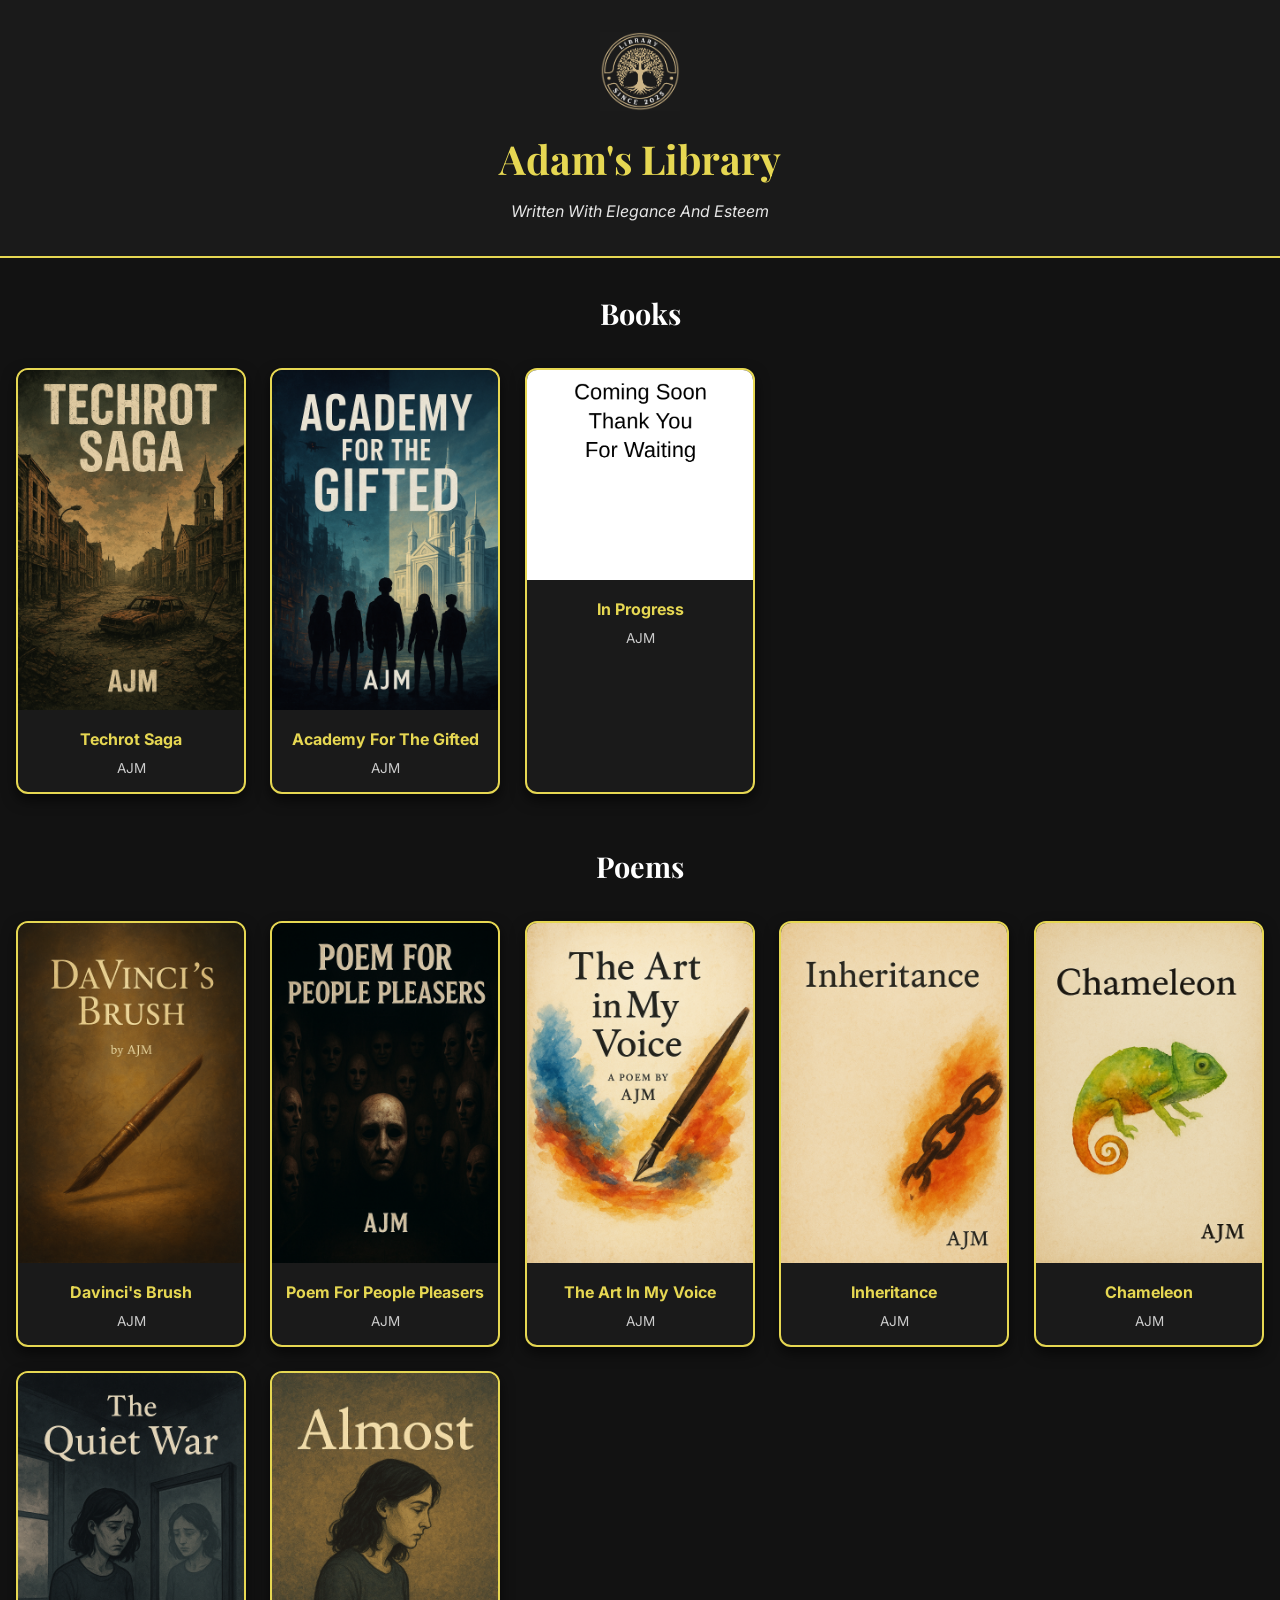
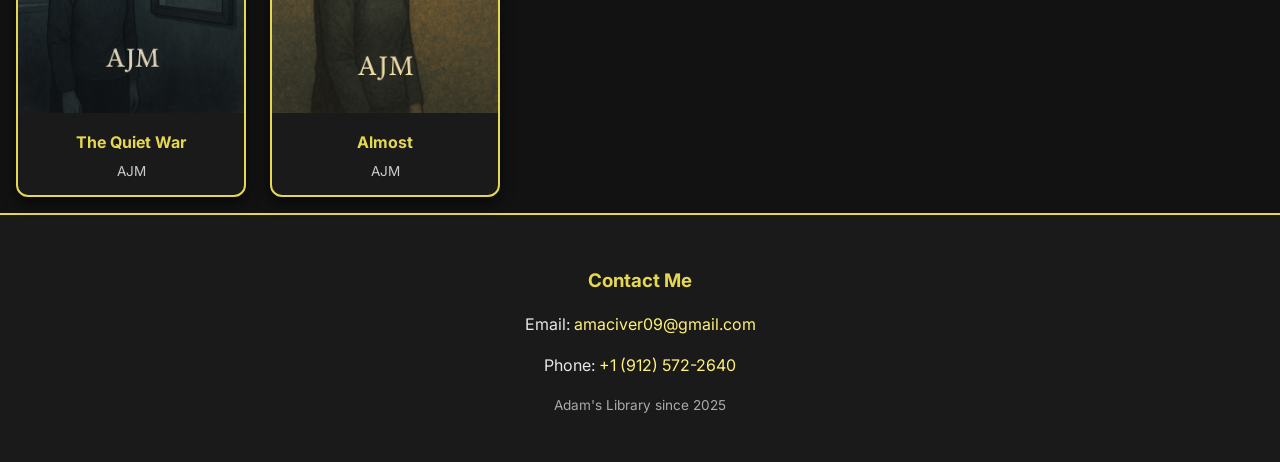
<file: index.html>
<!DOCTYPE html>
<html lang="en">
<head>
  <meta charset="UTF-8">
  <meta name="viewport" content="width=device-width, initial-scale=1.0">
  <title>Library</title>
  <link rel="icon" type="image/png" href="logo.png">
  <link rel="stylesheet" href="style.css">
  <link rel="preconnect" href="https://fonts.googleapis.com">
  <link href="https://fonts.googleapis.com/css2?family=Inter:wght@400;600&family=Playfair+Display:wght@700&display=swap" rel="stylesheet">
</head>
<body>

<header>
  <img src="logo.png" class="logo" alt="Library Logo">
  <h1>Adam's Library</h1>
  <p>Written With Elegance And Esteem</p>
</header>

<!-- Books Section -->
<section>
  <h2 class="section-title">Books</h2>
  <main class="grid" id="bookGrid"></main>
</section>

<!-- Poems Section -->
<section>
  <h2 class="section-title">Poems</h2>
  <main class="grid" id="poemGrid"></main>
</section>

<!-- Modal -->
<div id="readerModal" class="modal" role="dialog" aria-modal="true">
  <div class="modal-content">
    <button class="close-btn">Close &#x2716;</button>
    <iframe id="readerFrame"></iframe>
  </div>
</div>

<footer class="footer">
  <div class="footer-container">
    <h3>Contact Me</h3>
    <p>Email: <a href="mailto:amaciver09@gmail.com">amaciver09@gmail.com</a></p>
    <p>Phone: <a href="tel:+19125722640">+1 (912) 572-2640</a></p>
    <p class="library-note">Adam's Library since 2025</p>
  </div>
</footer>

<script>
  // Library items
  const libraryItems = [
    {title:"Techrot Saga", author:"AJM", cover:"books/trsc.png", file:"books/trs.pdf", type:"book"},
    {title:"Academy For The Gifted", author:"AJM", cover:"books/aftg.png", file:"books/aftg.pdf", type:"book"},
    {title:"In Progress", author:"AJM", cover:"books/cs.png", file:"books/book1.pdf", type:"book"},
    {title:"Davinci's Brush", author:"AJM", cover:"books/dbc.png", file:"books/db.pdf", type:"poem"},
    {title:"Poem For People Pleasers", author:"AJM", cover:"books/apc.png", file:"books/ap.pdf", type:"poem"},
    {title:"The Art In My Voice", author:"AJM", cover:"books/TAIMVC.png", file:"books/TAIMV.pdf", type:"poem"},
    {title:"Inheritance", author:"AJM", cover:"books/IHC.png", file:"books/ih.pdf", type:"poem"},
    {title:"Chameleon", author:"AJM", cover:"books/CC.png", file:"books/C.pdf", type:"poem"},
    {title:"The Quiet War", author:"AJM", cover:"books/TQWC.png", file:"books/TQW.pdf", type:"poem"},
    {title:"Almost", author:"AJM", cover:"books/AC.png", file:"books/A.pdf", type:"poem"},
    ]; 

  // Build library cards
  function buildLibrary(items) {
    items.forEach((item, index) => {
      const grid = document.getElementById(item.type + "Grid");
      if (!grid) return;

      const card = document.createElement("div");
      card.className = "card";

      // Random tilt
      card.style.transform = `rotate(${(Math.random() * 8 - 4).toFixed(2)}deg)`;

      // Automatic stagger (0.1s per card)
      card.style.animationDelay = `${index * 0.1}s`;

      card.innerHTML = `
        <div class="card-media">
          <img src="${item.cover}" alt="${item.title} cover">
          <div class="card-brush"></div>
        </div>
        <div class="card-body">
          <h3>${item.title}</h3>
          <p>${item.author}</p>
        </div>
      `;
      card.addEventListener("click", () => openModal(item.file));
      grid.appendChild(card);
    });
  }

  // Modal controls
  const modal = document.getElementById("readerModal");
  const frame = document.getElementById("readerFrame");
  const closeBtn = document.querySelector(".close-btn");

  function openModal(file) {
    frame.src = file + "#zoom=125";
    modal.style.display = "flex";
  }

  function closeModal() {
    frame.src = "";
    modal.style.display = "none";
  }

  // Event listeners
  closeBtn.addEventListener("click", closeModal);
  window.addEventListener("click", e => { if (e.target === modal) closeModal(); });
  document.addEventListener("keydown", e => { if (e.key === "Escape") closeModal(); });

  // Init
  buildLibrary(libraryItems);
</script>

</body>
</html>
</file>
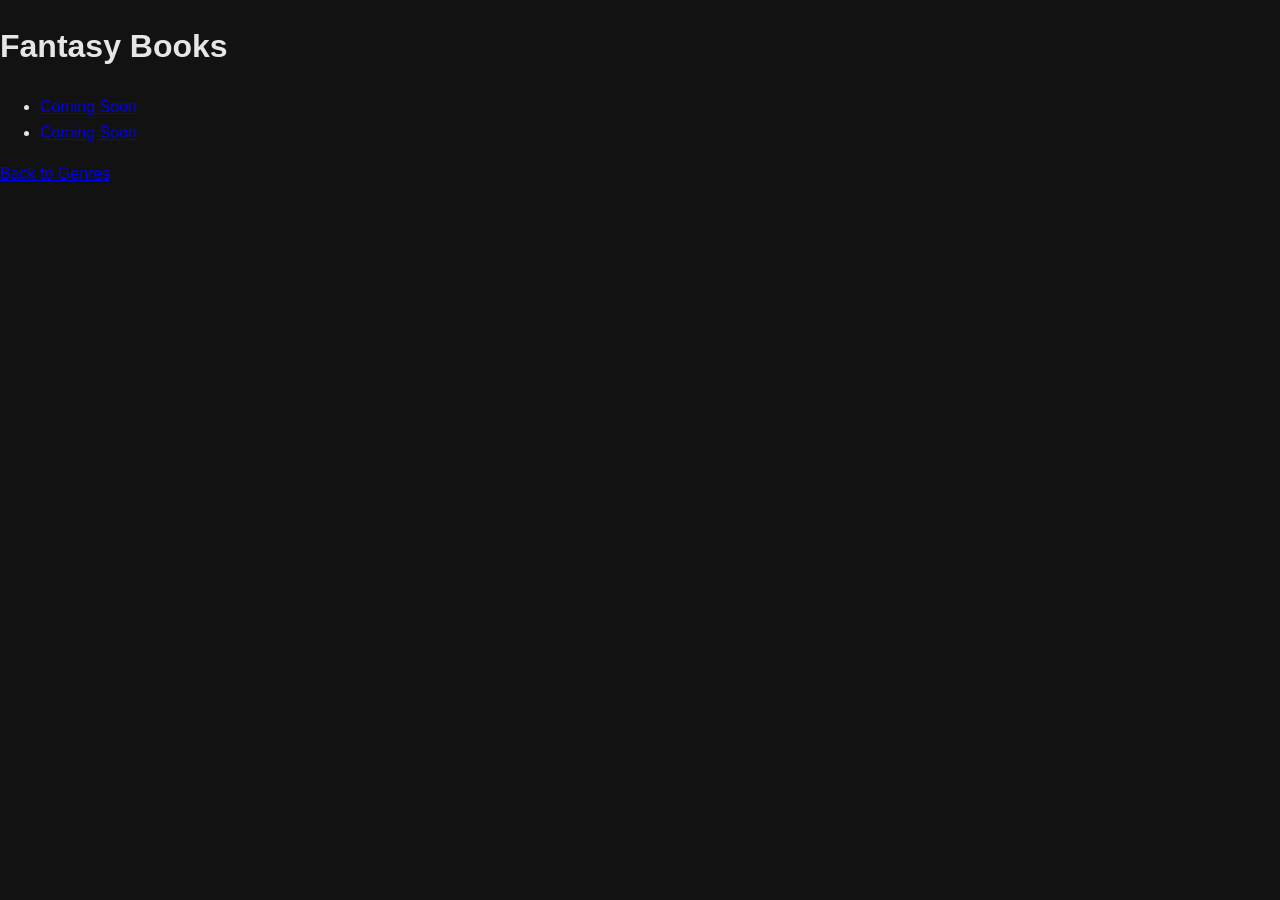
<file: fantasy.html>
<!DOCTYPE html>
<html>
<head>
    <meta charset="UTF-8">
    <title>Fantasy Books</title>
    <link rel="stylesheet" href="style.css">
</head>
<body>
    <div class="center-box">
        <h1>Fantasy Books</h1>
        <ul>
            <li><a href="books/fantasy1.pdf" target="_blank">Coming Soon</a></li>
            <li><a href="books/fantasy2.pdf" target="_blank">Coming Soon</a></li>
        </ul>
        <p><a href="main.html">Back to Genres</a></p>
    </div>
</body>
</html>
</file>
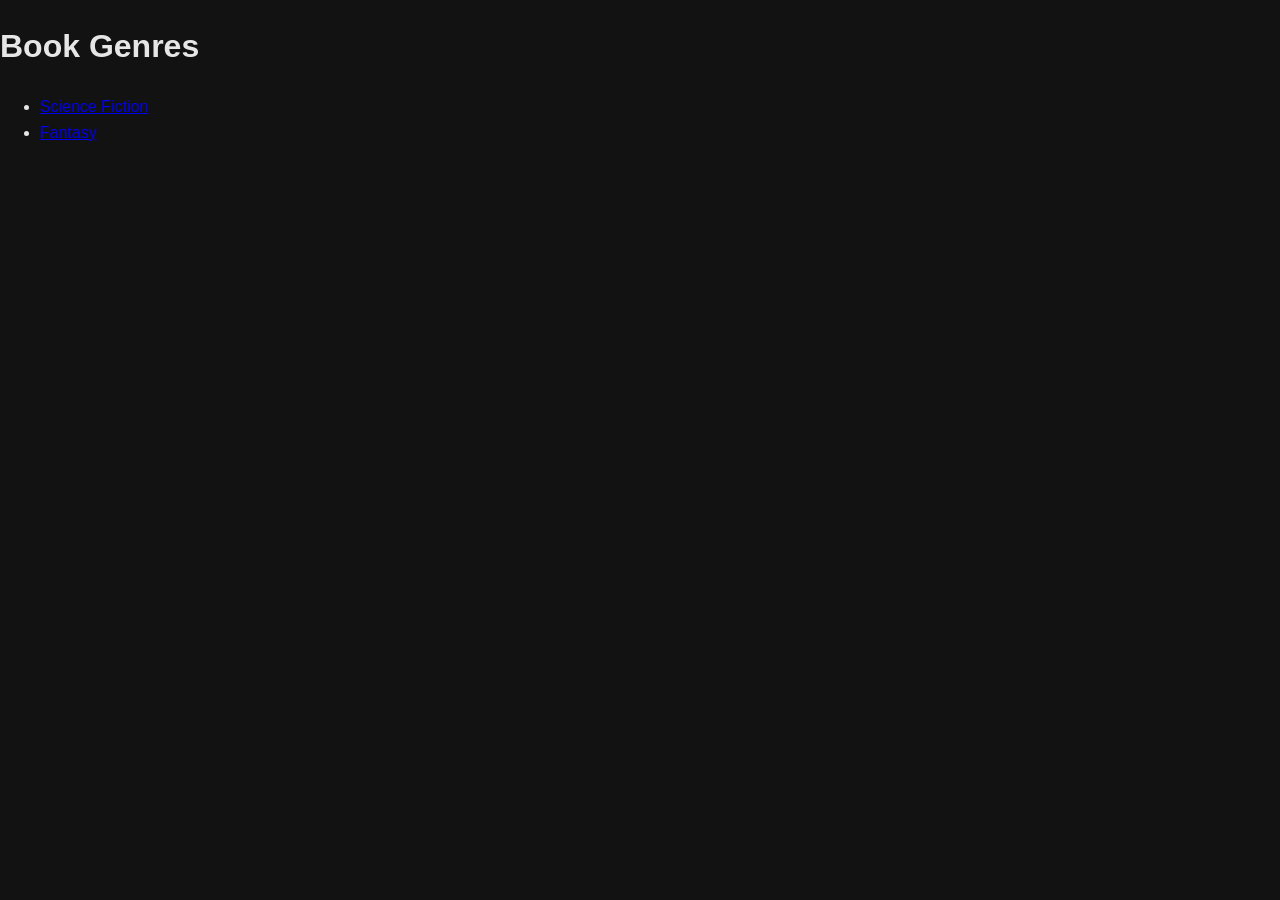
<file: main.html>
<!DOCTYPE html>
<html>
<head>
    <meta charset="UTF-8">
    <title>Sci-Fi Books</title>
    <link rel="stylesheet" href="style.css">
</head>
<body>
    <div class="center-box">
        <h1>Book Genres</h1>
        <ul>
            <li><a href="Sci-Fi.html">Science Fiction</a></li>
            <li><a href="fantasy.html">Fantasy</a></li>
        </ul>
    </div>
</body>
</html>
</file>
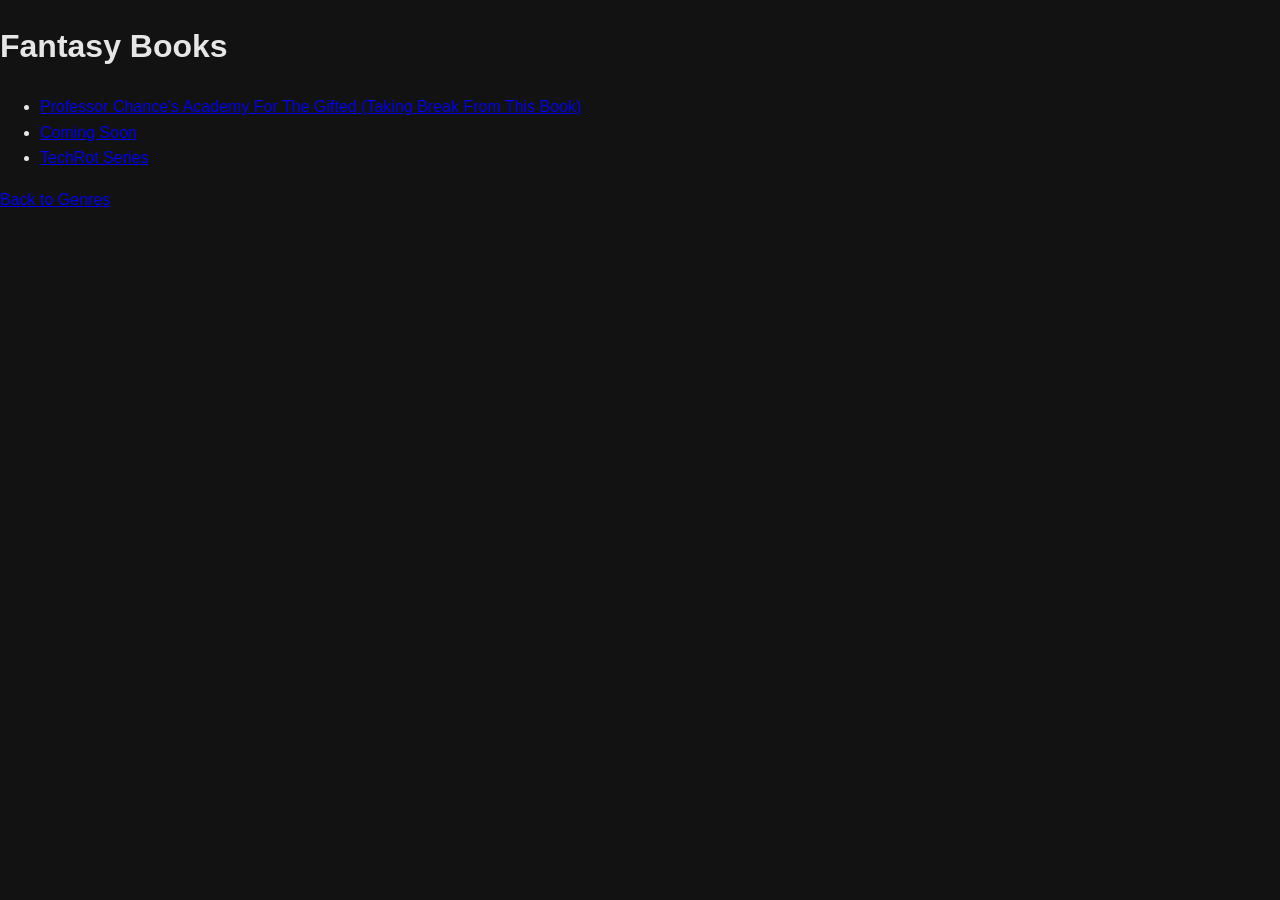
<file: Sci-Fi.html>
<!DOCTYPE html>
<html>
<head>
    <meta charset="UTF-8">
    <title>Sci-Fi Books</title>
    <link rel="stylesheet" href="style.css">
</head>
<body>
    <div class="center-box">
        <h1>Fantasy Books</h1>
        <ul>
            <li><a href="books/Academy For The Gifted.pdf" target="_blank">Professor Chance's Academy For The Gifted (Taking Break From This Book)</a></li>
             <li><a href="books/T" target="_blank">Coming Soon</a></li>
            <li><a href="books/TechRot Survival .pdf" target="_blank">TechRot Series</a></li>
        </ul>
        <p><a href="main.html">Back to Genres</a></p>
    </div>
</body>
</html>
</file>
<file: style.css>
/* Fonts & Defaults */
body {
  margin: 0;
  font-family: 'Inter', sans-serif;
  background: #121212;
  color: #e6e6e6;
  line-height: 1.6;
}

/* Header */
header {
  text-align: center;
  padding: 2rem 1rem;
  background: #1a1a1a;
  border-bottom: 2px solid #e6d752;
}

header .logo {
  width: 80px;
  height: auto;
}

header h1 {
  font-family: 'Playfair Display', serif;
  font-size: 2.5rem;
  margin: 0.5rem 0;
  color: #e6d752;
}

header p {
  margin: 0;
  font-style: italic;
}

/* Sections */
.section-title {
  font-family: 'Playfair Display', serif;
  font-size: 1.8rem;
  text-align: center;
  margin: 2rem 0 1rem;
  color: #fff;
}

.grid {
  display: grid;
  grid-template-columns: repeat(5, 1fr); /* 5 per row */
  gap: 1.5rem;
  padding: 1rem;
}

/* Cards */
.card {
  background: #1a1a1a;
  border: 2px solid #e6d752;
  border-radius: 12px;
  box-shadow: 0 6px 14px rgba(0,0,0,0.6);
  cursor: pointer;
  transition: transform 0.2s ease, box-shadow 0.2s ease;
  transform-origin: center;
  opacity: 0;
  animation: fadeInUp 0.6s ease forwards;
}

/* Staggered animation */
.card:nth-child(1) { animation-delay: 0.1s; }
.card:nth-child(2) { animation-delay: 0.2s; }
.card:nth-child(3) { animation-delay: 0.3s; }
.card:nth-child(4) { animation-delay: 0.4s; }
.card:nth-child(5) { animation-delay: 0.5s; }
.card:nth-child(6) { animation-delay: 0.6s; }
.card:nth-child(7) { animation-delay: 0.7s; }
.card:nth-child(8) { animation-delay: 0.8s; }
.card:nth-child(9) { animation-delay: 0.9s; }
.card:nth-child(10) { animation-delay: 1s; }
/* (extends automatically, but you can copy-paste further if you have >10 items) */

/* Hover effect */
.card:hover {
  transform: scale(1.05) rotate(0deg) !important;
  box-shadow: 0 10px 24px rgba(0,0,0,0.9);
}

/* Click (active) effect */
.card:active {
  transform: scale(0.95) rotate(0deg) !important;
  box-shadow: 0 4px 10px rgba(0,0,0,0.6);
}

/* Card media */
.card-media {
  position: relative;
  overflow: hidden;
  border-top-left-radius: 10px;
  border-top-right-radius: 10px;
}

.card-media img {
  width: 100%;
  height: auto;
  display: block;
}

.card-body {
  padding: 0.8rem;
  text-align: center;
}

.card-body h3 {
  margin: 0.3rem 0;
  font-size: 1rem;
  color: #e6d752;
}

.card-body p {
  margin: 0;
  font-size: 0.85rem;
  color: #ccc;
}

/* Fade-in animation */
@keyframes fadeInUp {
  from {
    opacity: 0;
    transform: translateY(20px) scale(0.95);
  }
  to {
    opacity: 1;
    transform: translateY(0) scale(1);
  }
}

/* Modal */
.modal {
  display: none;
  position: fixed;
  z-index: 1000;
  left: 0; top: 0;
  width: 100%; height: 100%;
  background: rgba(0,0,0,0.85);
  justify-content: center;
  align-items: center;
  padding: 2rem;
}

.modal-content {
  background: #1a1a1a;
  border-radius: 16px;
  width: 90%;
  height: 90%;
  display: flex;
  flex-direction: column;
  box-shadow: 0 6px 20px rgba(0,0,0,0.9);
  border: 2px solid #e6d752;
}

.modal iframe {
  flex: 1;
  border: none;
  width: 100%;
  height: 100%;
  background: #fff;
}

.close-btn {
  align-self: flex-end;
  background: #e6d752;
  color: #121212;
  border: none;
  padding: 0.5rem 1rem;
  font-weight: bold;
  border-bottom-left-radius: 8px;
  cursor: pointer;
  transition: background 0.3s ease;
}

.close-btn:hover {
  background: #fff176;
}

/* Footer */
.footer {
  background: #1a1a1a;
  padding: 2rem 1rem;
  border-top: 2px solid #e6d752;
  text-align: center;
}

.footer h3 {
  margin-bottom: 0.5rem;
  color: #e6d752;
}

.footer a {
  color: #fff176;
  text-decoration: none;
}

.footer a:hover {
  text-decoration: underline;
}

.library-note {
  margin-top: 1rem;
  font-size: 0.85rem;
  color: #aaa;
}

/* Responsive Tweaks */
@media (max-width: 1024px) {
  .grid {
    grid-template-columns: repeat(3, 1fr); /* 3 per row on tablets */
  }
}
@media (max-width: 600px) {
  header h1 {
    font-size: 1.8rem;
  }
  .section-title {
    font-size: 1.4rem;
  }
  .grid {
    grid-template-columns: repeat(2, 1fr); /* 2 per row on phones */
    gap: 1rem;
  }
}
</file>
